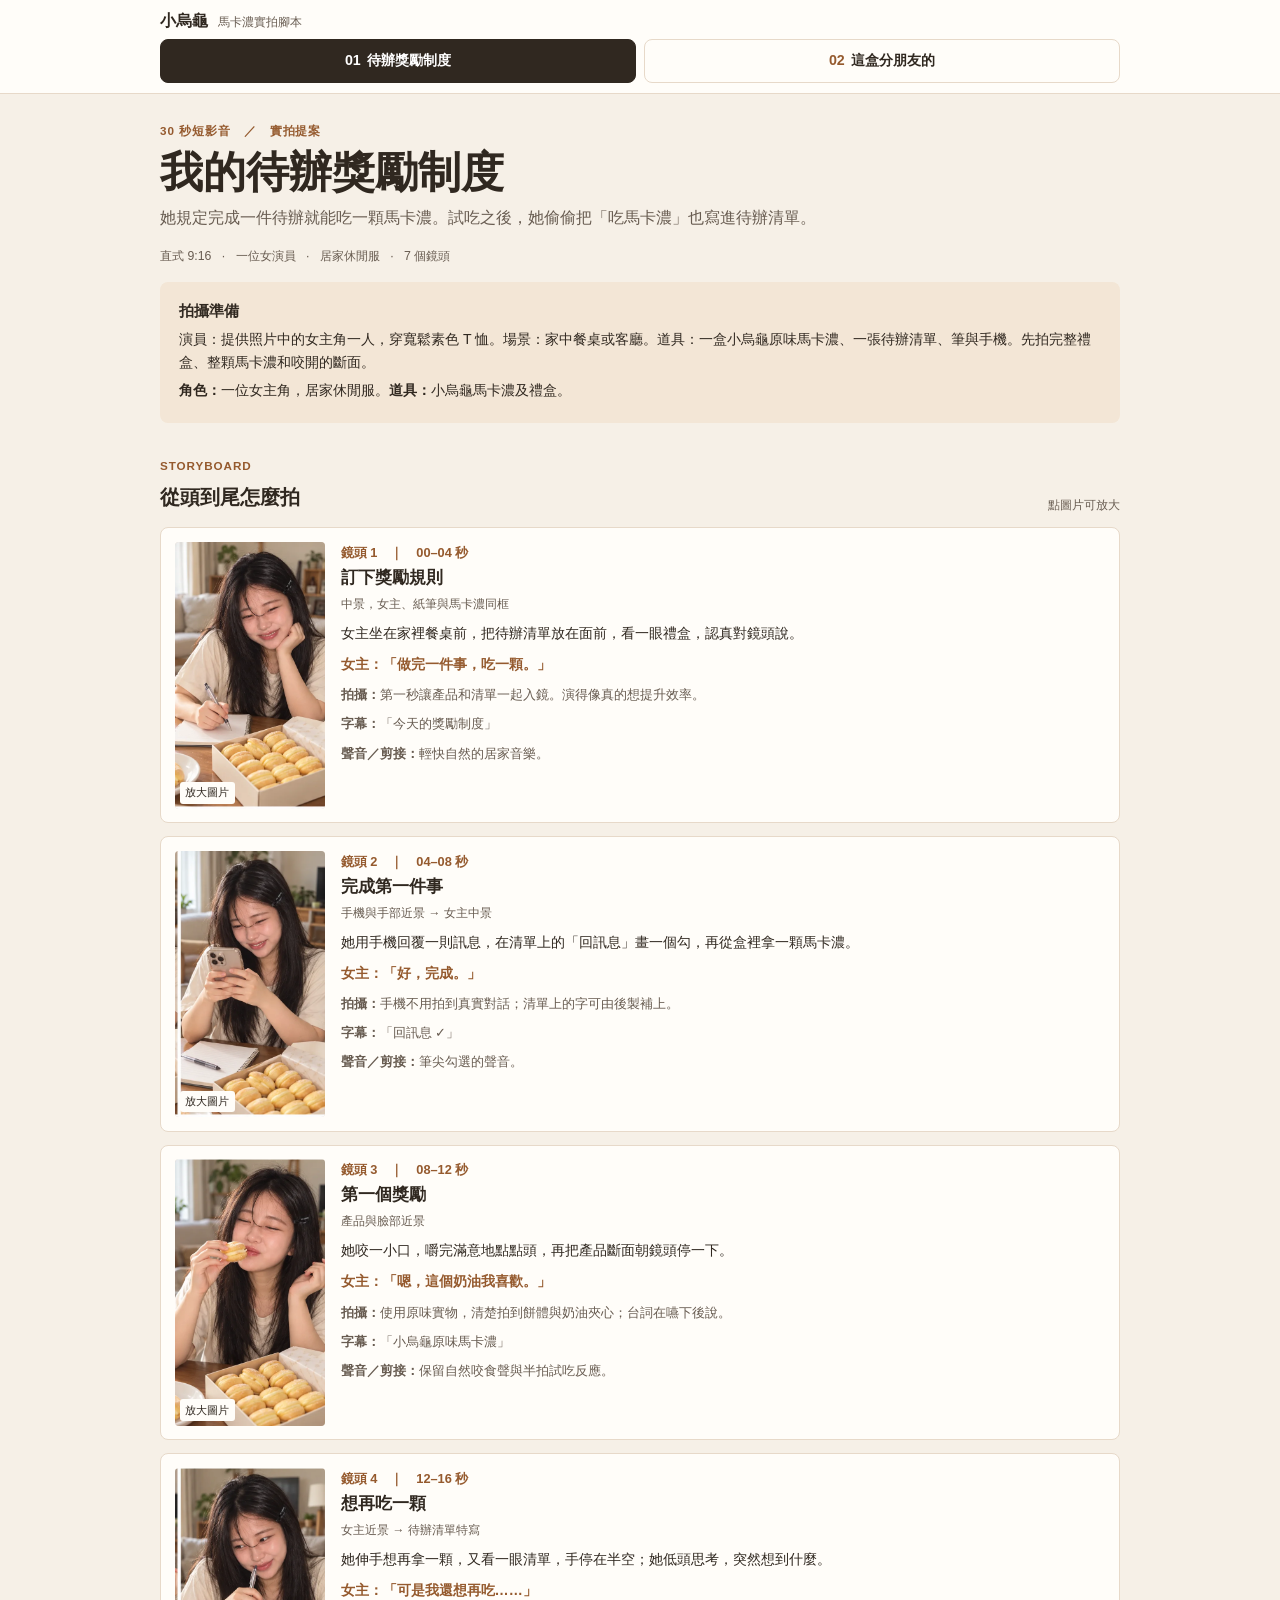
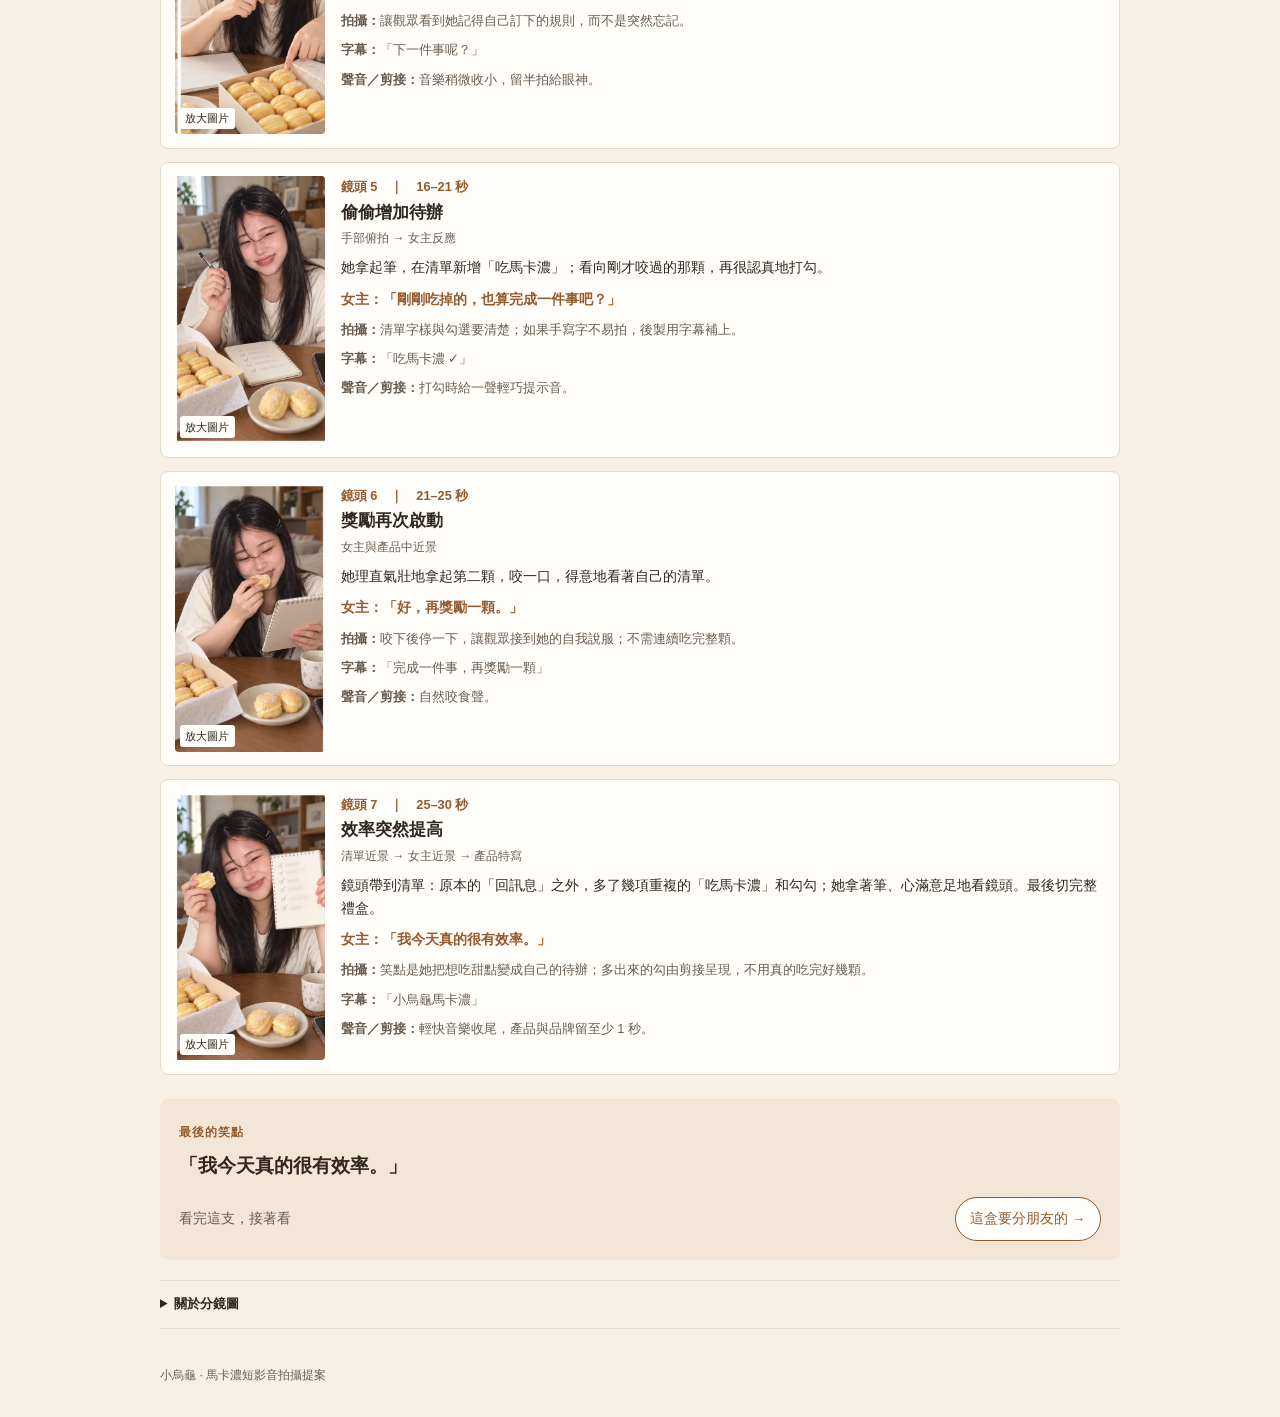
<file: index.html>
<!doctype html>
<html lang="zh-Hant"><head><meta charset="utf-8"><meta name="viewport" content="width=device-width, initial-scale=1"><meta name="theme-color" content="#f7f1e9"><meta name="description" content="小烏龜馬卡濃兩支實拍短影音分鏡與劇本。"><title>小烏龜｜兩支實拍腳本</title><link rel="stylesheet" href="tokens.css"><link rel="stylesheet" href="style.css"><style>button:focus-visible,a:focus-visible,summary:focus-visible{outline:3px solid var(--color-focus);outline-offset:3px}</style><script src="shoot-data.js?v=life1" defer></script><script src="app.js?v=life1" defer></script></head>
<body><header class="topbar"><div class="top-inner"><div class="brand"><strong>小烏龜</strong><span>馬卡濃實拍腳本</span></div><nav class="switcher" aria-label="切換影片"><button id="choose-01" type="button" aria-pressed="true"><span>01</span> 待辦獎勵制度</button><button id="choose-10" type="button" aria-pressed="false"><span>02</span> 這盒分朋友的</button></nav></div></header>
<main class="page" id="top"><section class="story-header"><div class="eyebrow">30 秒短影音　／　實拍提案</div><h1 id="title"></h1><p class="logline" id="logline"></p><div class="meta"><span>直式 9:16</span><span>一位女演員</span><span>居家休閒服</span><span>7 個鏡頭</span></div></section>
<section class="setup" aria-labelledby="setup-title"><h2 id="setup-title">拍攝準備</h2><p id="setup"></p><p><strong>角色：</strong>一位女主角，居家休閒服。<strong>道具：</strong>小烏龜馬卡濃及禮盒。</p></section>
<section class="storyboard" aria-labelledby="storyboard-title"><div class="section-head"><div><span class="eyebrow">STORYBOARD</span><h2 id="storyboard-title">從頭到尾怎麼拍</h2></div><span class="hint">點圖片可放大</span></div><div id="shots" class="shots"></div></section>
<section class="finish"><span class="eyebrow">最後的笑點</span><p id="ending"></p><div class="next"><span>看完這支，接著看</span><button type="button" id="switch-bottom">切換影片</button></div></section>
<details class="notes"><summary>關於分鏡圖</summary><p>圖片由 ImageGen 參考提供的女主角照片、小烏龜馬卡濃與禮盒實拍生成，女演員與商品在同一張圖中生成；人物相貌、產品形狀、包裝、產品數量及鏡位仍可能與照片、劇本或實物不同，實拍時以實際商品與劇本為準。</p></details>
<footer>小烏龜 · 馬卡濃短影音拍攝提案</footer></main>
<dialog id="image-dialog" aria-label="放大分鏡圖片"><div class="modal-header"><strong id="modal-title"></strong><button id="close-dialog" type="button" aria-label="關閉放大圖片">關閉 ✕</button></div><div id="modal-image" class="modal-image" role="img"></div><p>AI 生成示意，產品以實物為準。</p></dialog>
<noscript><p>請開啟 JavaScript 以查看兩支拍攝腳本。</p></noscript></body></html>
</file>
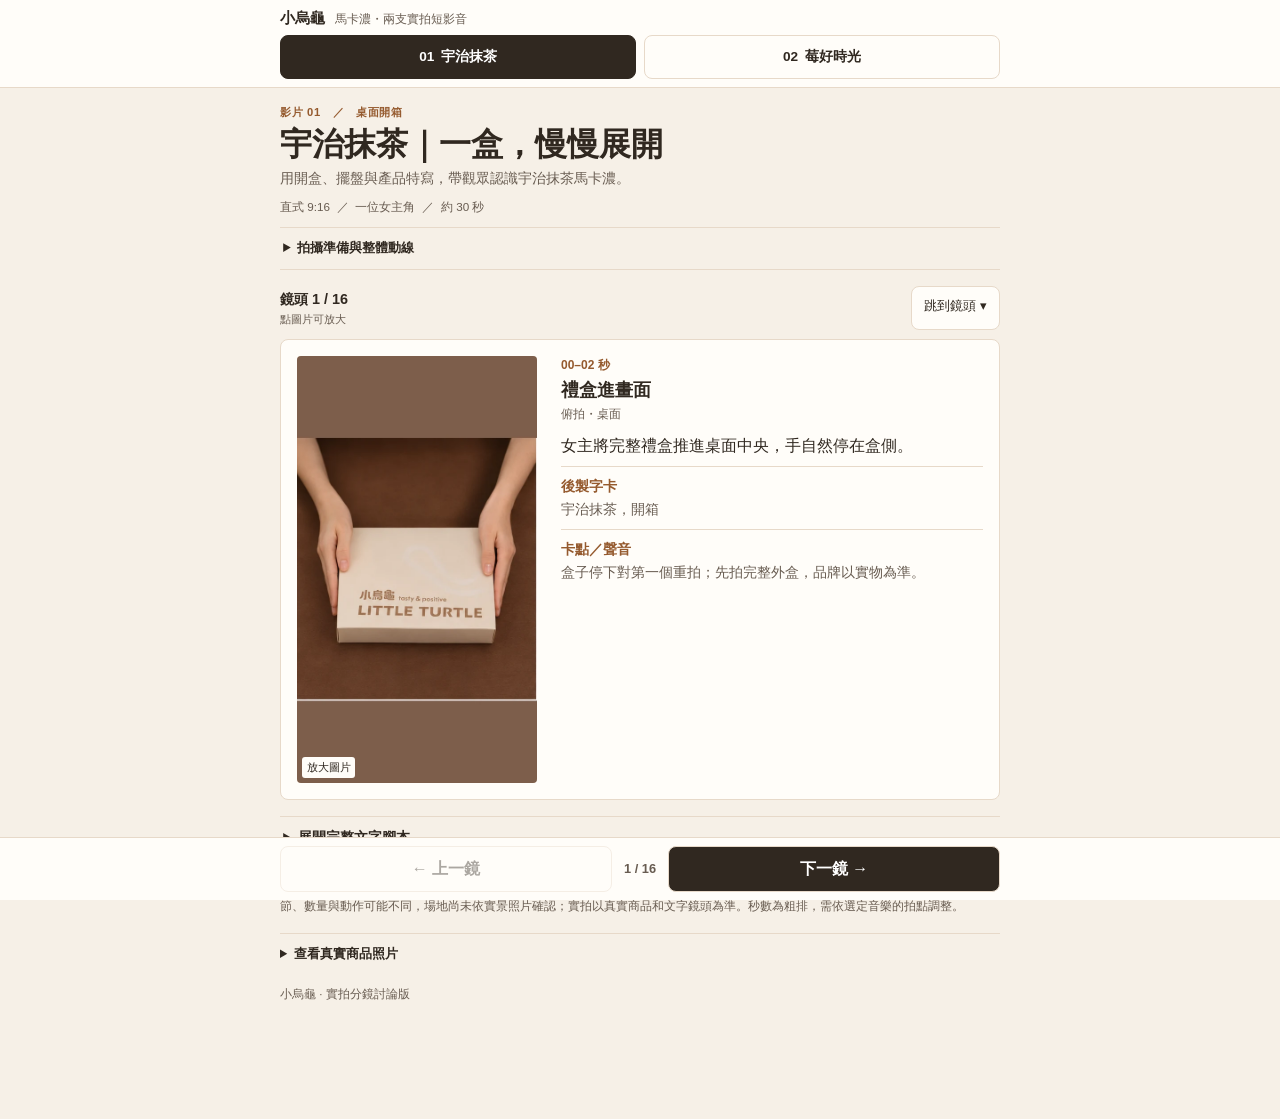
<file: stories-v2.html>
<!doctype html><html lang="zh-Hant"><head><meta charset="utf-8"><meta name="viewport" content="width=device-width, initial-scale=1, viewport-fit=cover"><meta name="theme-color" content="#f6f0e7"><meta name="description" content="兩支小烏龜馬卡濃實拍短影音分鏡"><title>小烏龜｜兩支實拍分鏡</title><link rel="stylesheet" href="tokens.css"><link rel="stylesheet" href="stories-v2.css?v=1"><style>button:focus-visible,summary:focus-visible{outline:3px solid var(--color-focus);outline-offset:2px}</style><script defer src="stories-v2-data.js?v=flavors1"></script><script defer src="stories-v2.js?v=flavors1"></script></head><body><header class="bar"><div class="wrap"><div class="brand"><strong>小烏龜</strong><span>馬卡濃・兩支實拍短影音</span></div><nav class="films" aria-label="切換影片"><button id="film-a" type="button"><span>01</span> 宇治抹茶</button><button id="film-b" type="button"><span>02</span> 莓好時光</button></nav></div></header><main class="wrap main"><div class="hero"><div class="kicker" id="kind"></div><h1 id="title"></h1><p id="desc"></p><div class="tags">直式 9:16 <i>／</i> 一位女主角 <i>／</i> 約 30 秒</div></div><details class="prep"><summary>拍攝準備與整體動線</summary><p id="setup"></p><p id="flow"></p></details><div class="jump-row"><div><strong id="shotcount" aria-live="polite"></strong><span>點圖片可放大</span></div><details id="jump"><summary>跳到鏡頭 ▾</summary><div id="grid" class="grid" aria-label="選擇鏡頭"></div></details></div><article class="shot" id="shot"><button class="picture-button" id="zoom" type="button" aria-label="放大分鏡圖"><span id="picture" class="picture"></span><span class="enlarge">放大圖片</span></button><div class="copy"><div class="clock" id="time"></div><h2 id="name"></h2><p class="camera" id="camera"></p><p id="action"></p><p class="beat"><strong>後製字卡</strong><br><span id="card" style="white-space:pre-line"></span></p><p class="beat"><strong>卡點／聲音</strong><br><span id="beat"></span></p></div></article><details class="fullscript"><summary>展開完整文字腳本</summary><div id="allshots"></div></details><div class="fineprint"><strong>圖是 AI 分鏡示意</strong>：女主角和商品依照照片參考生成，分鏡圖沿用既有示意，圖中口味與實際拍攝口味可能不同；場地、產品與包裝細節、數量與動作可能不同，場地尚未依實景照片確認；實拍以真實商品和文字鏡頭為準。秒數為粗排，需依選定音樂的拍點調整。</div><details class="reference"><summary>查看真實商品照片</summary><img data-src="assets/duo-product-reference.jpg" alt="小烏龜馬卡濃禮盒與產品實拍照片"><p>商品照片供比對使用；上方分鏡仍是 AI 生成。</p></details><footer>小烏龜 · 實拍分鏡討論版</footer></main><nav class="stepbar" aria-label="切換鏡頭"><div class="stepinner"><button id="prev" type="button">← 上一鏡</button><span id="step"></span><button id="next" type="button">下一鏡 →</button></div></nav><dialog id="dialog" aria-label="放大分鏡圖片"><div class="modal-head"><strong id="modal-title"></strong><button id="close" type="button">關閉 ✕</button></div><div class="modal-picture" id="modal-picture" role="img"></div><p>AI 示意，實際拍攝以實物為準。</p></dialog><noscript>請開啟 JavaScript 查看分鏡。</noscript></body></html>
</file>
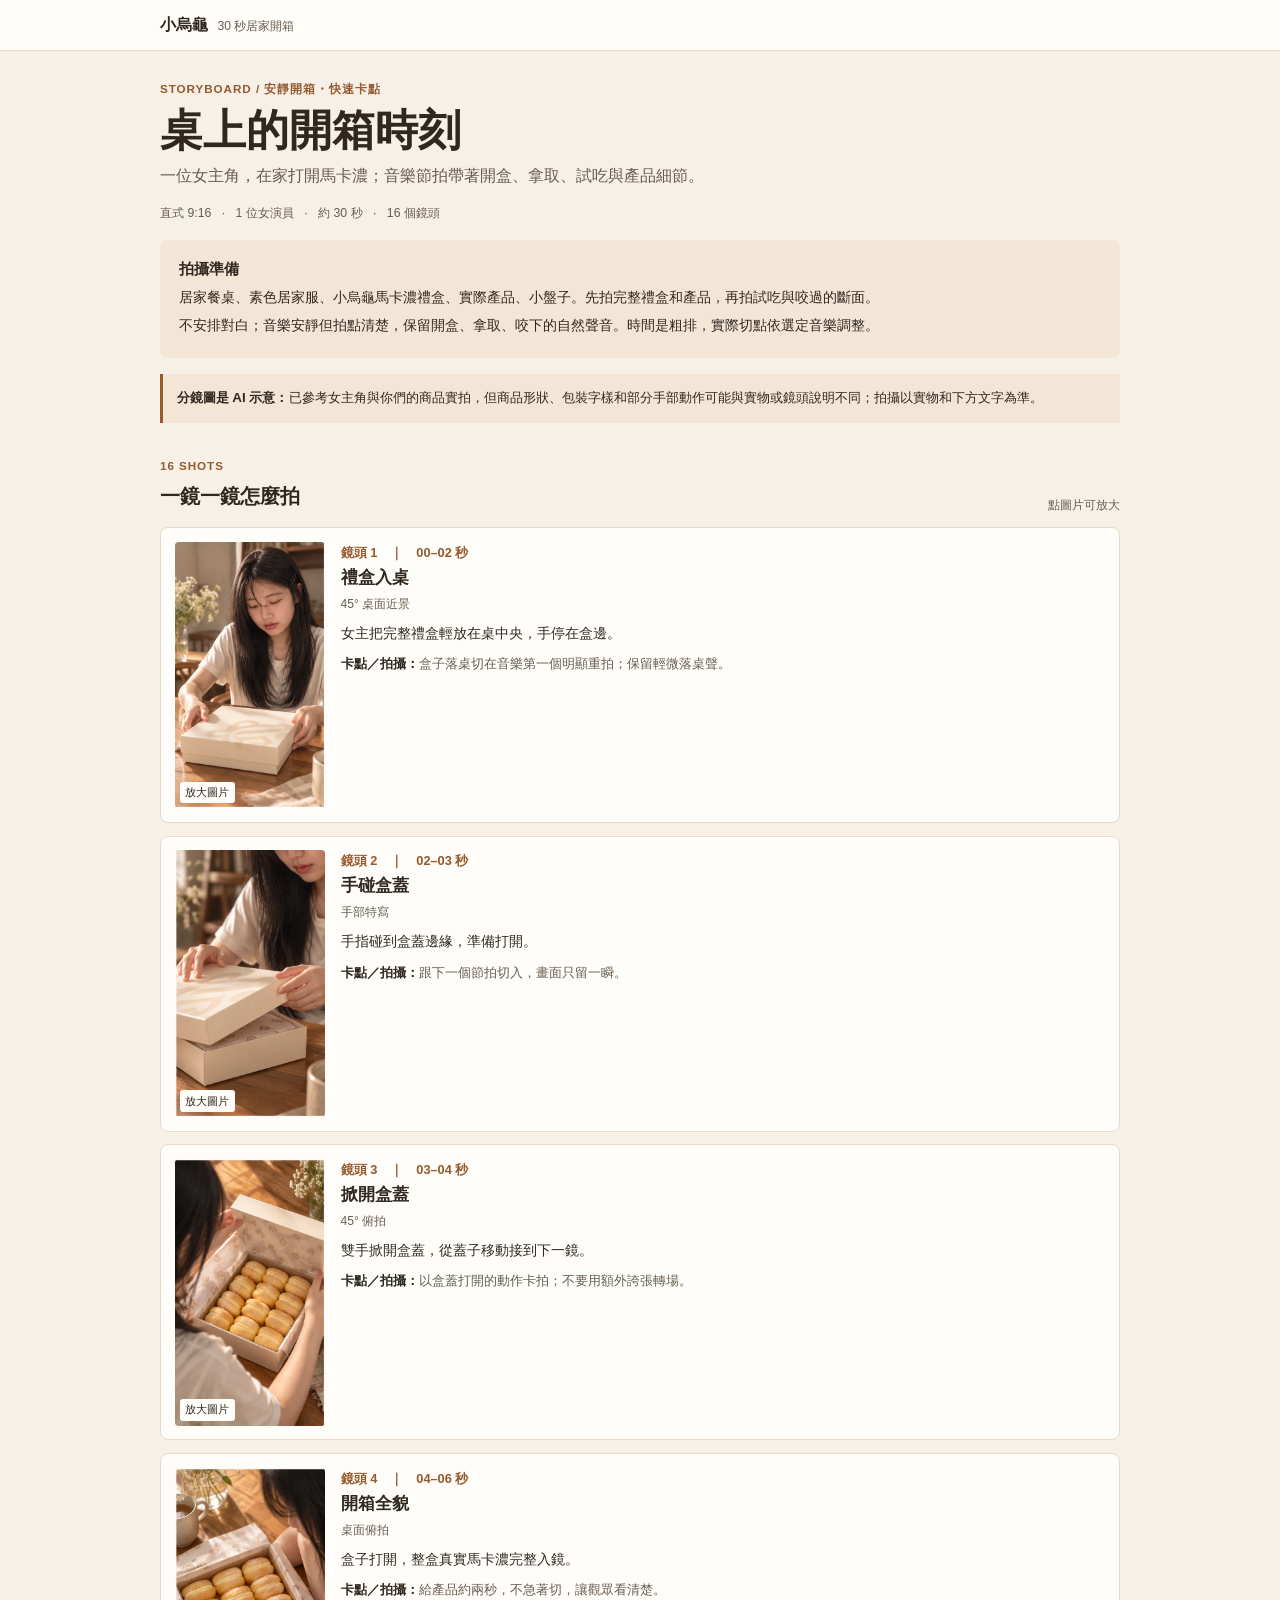
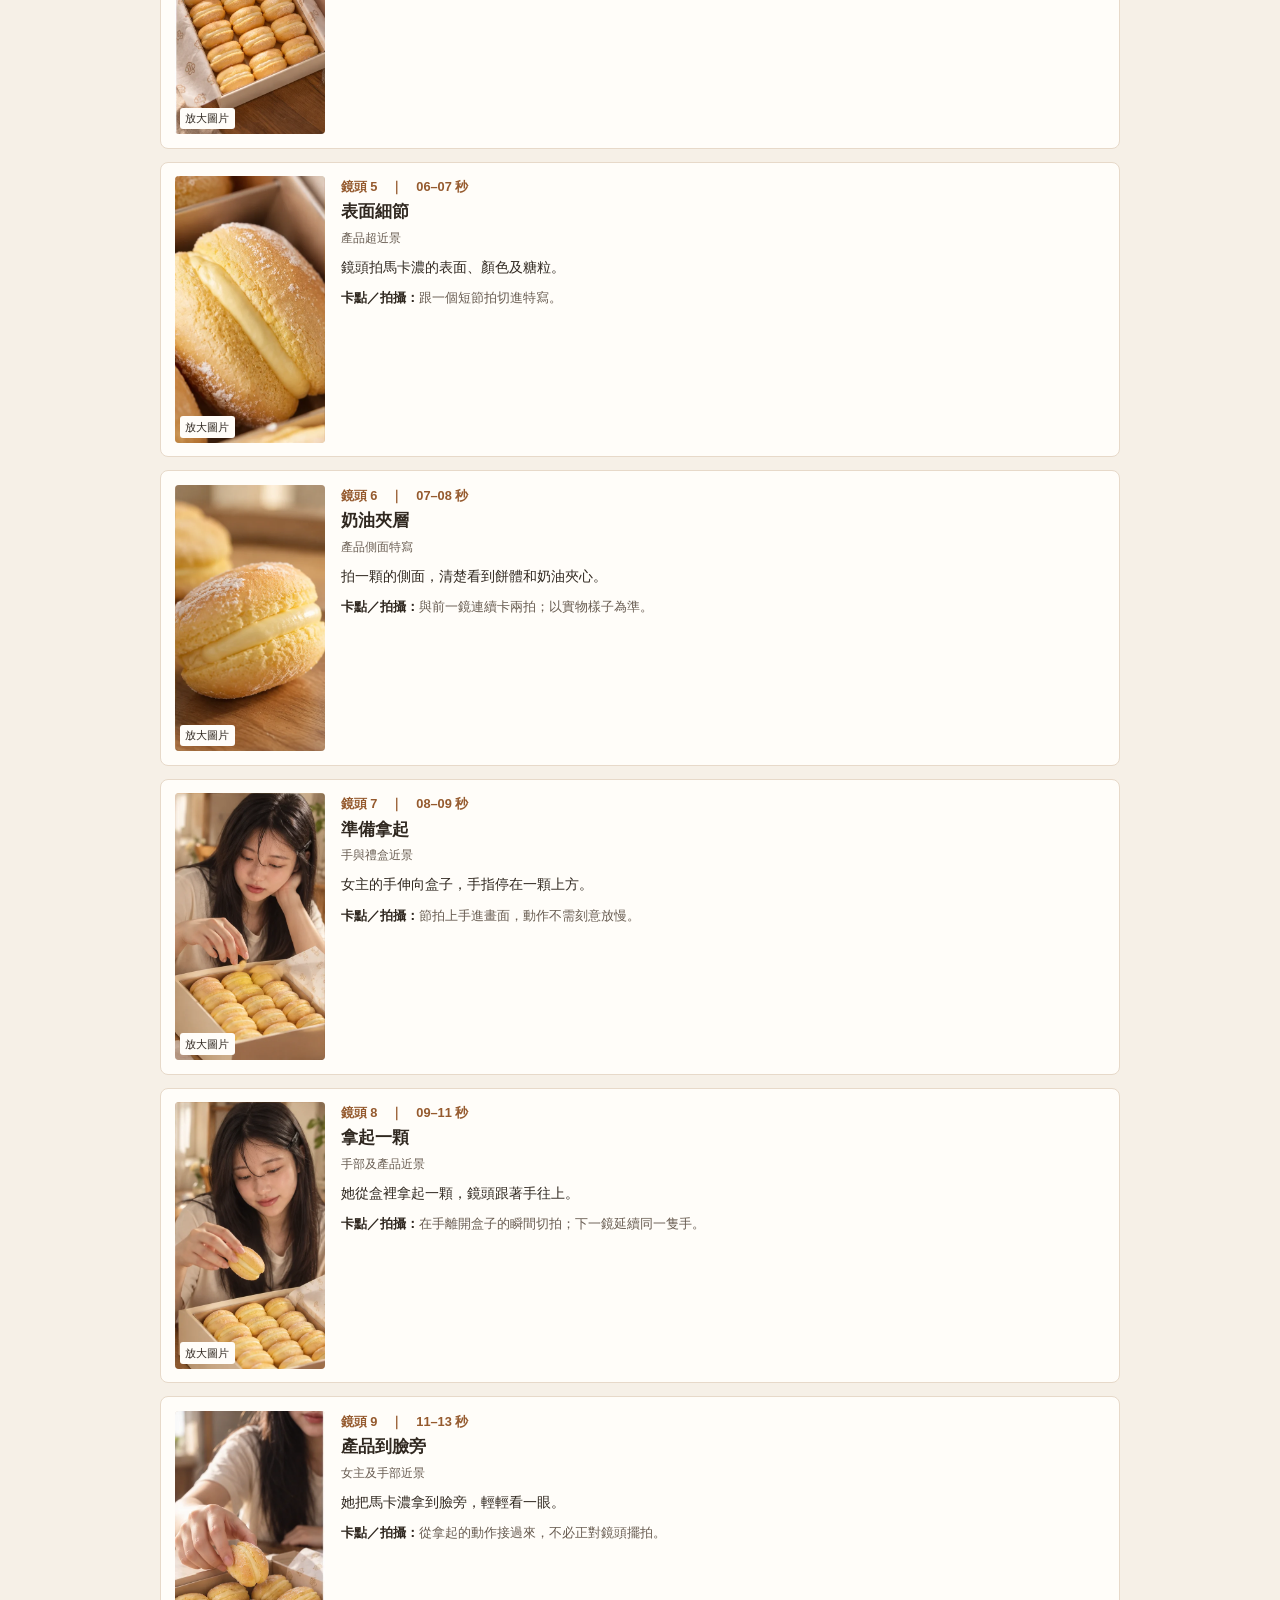
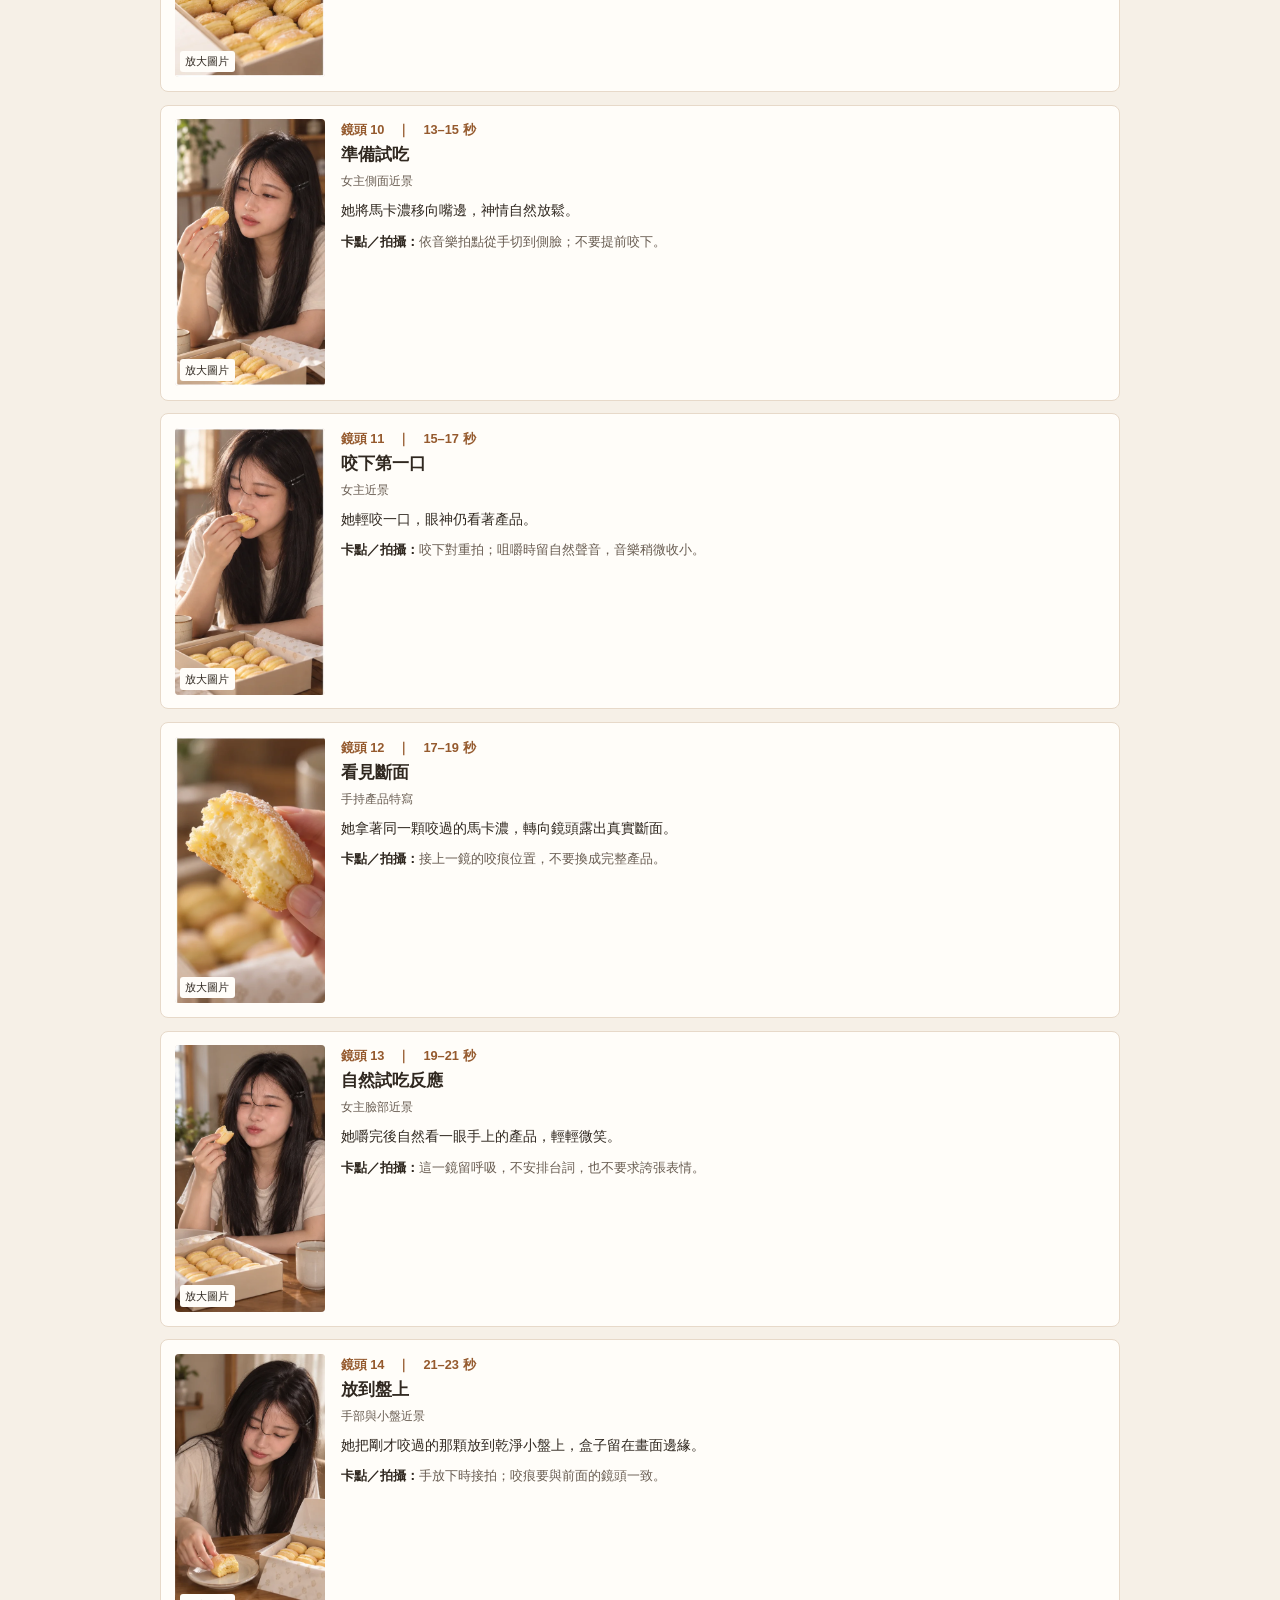
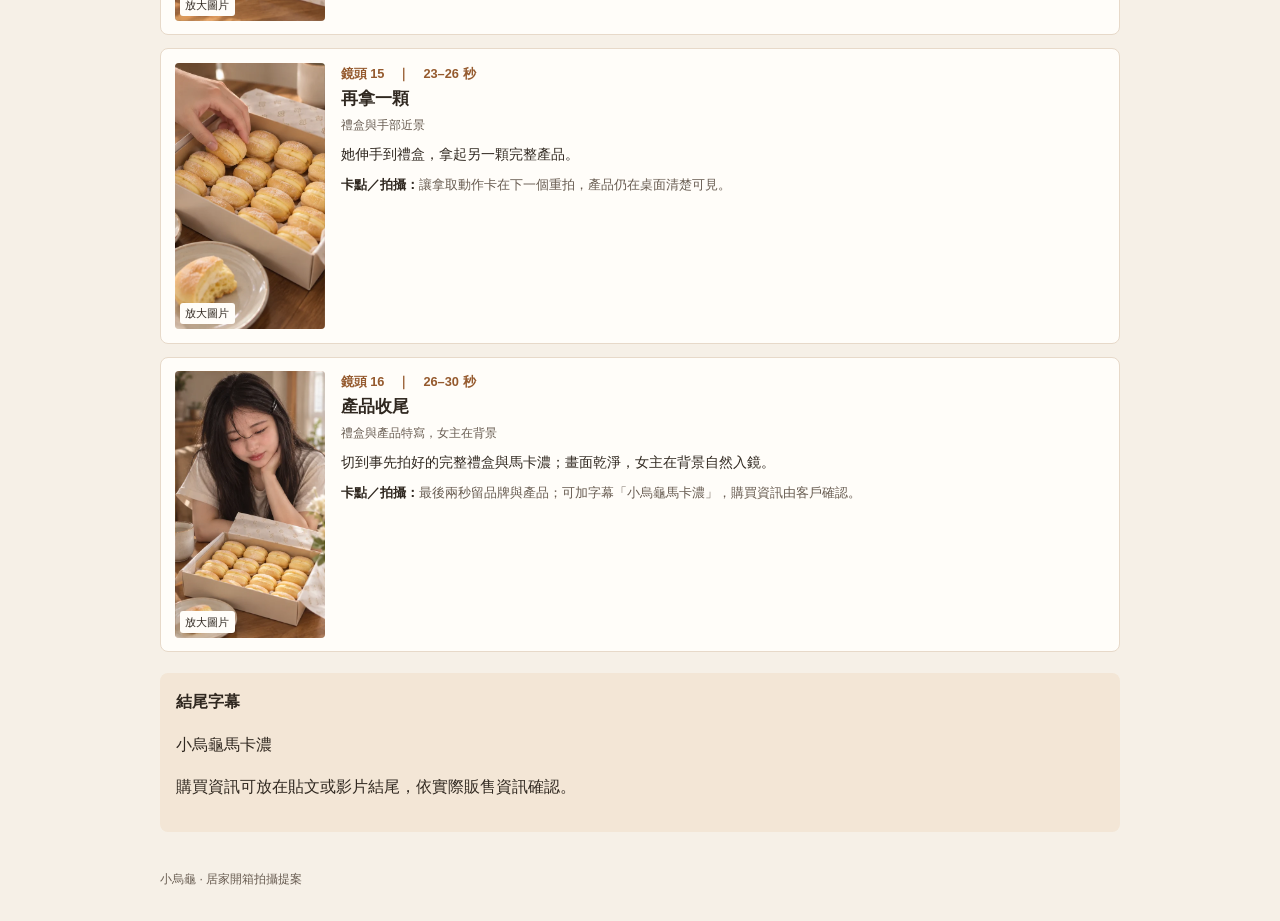
<file: unboxing.html>
<!doctype html><html lang="zh-Hant"><head><meta charset="utf-8"><meta name="viewport" content="width=device-width, initial-scale=1"><meta name="theme-color" content="#f7f1e9"><meta name="description" content="小烏龜馬卡濃居家開箱 30 秒分鏡"><title>小烏龜｜安靜開箱卡點分鏡</title><link rel="stylesheet" href="tokens.css"><link rel="stylesheet" href="style.css"><style>.top-inner{padding:.75rem 0}.top-inner strong{font-size:1rem}.top-inner span{font-size:.76rem;color:var(--color-muted);margin-left:.6rem}.notice{border-left:3px solid var(--color-accent);padding:.65rem .85rem;margin-top:1rem;background:var(--color-soft);font-size:.84rem}.notice p{margin:.2rem 0}.shot-copy .note strong{color:var(--color-ink)}.endcard{margin:1.3rem 0;padding:1rem;background:var(--color-soft);border-radius:var(--radius-sm)}button:focus-visible{outline:3px solid var(--color-focus);outline-offset:3px}</style><script src="unboxing.js?v=1" defer></script></head><body><header class="topbar"><div class="top-inner"><strong>小烏龜</strong><span>30 秒居家開箱</span></div></header><main class="page"><section class="story-header"><div class="eyebrow">STORYBOARD / 安靜開箱・快速卡點</div><h1>桌上的開箱時刻</h1><p class="logline">一位女主角，在家打開馬卡濃；音樂節拍帶著開盒、拿取、試吃與產品細節。</p><div class="meta"><span>直式 9:16</span><span>1 位女演員</span><span>約 30 秒</span><span>16 個鏡頭</span></div></section><section class="setup"><h2>拍攝準備</h2><p>居家餐桌、素色居家服、小烏龜馬卡濃禮盒、實際產品、小盤子。先拍完整禮盒和產品，再拍試吃與咬過的斷面。</p><p>不安排對白；音樂安靜但拍點清楚，保留開盒、拿取、咬下的自然聲音。時間是粗排，實際切點依選定音樂調整。</p></section><div class="notice"><p><strong>分鏡圖是 AI 示意：</strong>已參考女主角與你們的商品實拍，但商品形狀、包裝字樣和部分手部動作可能與實物或鏡頭說明不同；拍攝以實物和下方文字為準。</p></div><section class="storyboard"><div class="section-head"><div><span class="eyebrow">16 SHOTS</span><h2>一鏡一鏡怎麼拍</h2></div><span class="hint">點圖片可放大</span></div><div class="shots" id="shots"></div></section><section class="endcard"><strong>結尾字幕</strong><p>小烏龜馬卡濃</p><p>購買資訊可放在貼文或影片結尾，依實際販售資訊確認。</p></section><footer>小烏龜 · 居家開箱拍攝提案</footer></main><dialog id="image-dialog" aria-label="放大分鏡圖片"><div class="modal-header"><strong id="modal-title"></strong><button id="close-dialog" type="button" aria-label="關閉放大圖片">關閉 ✕</button></div><div id="modal-image" class="modal-image" role="img"></div><p>AI 生成示意，商品以實物為準。</p></dialog></body></html>
</file>
<file: tokens.css>
:root{--color-paper:#f6f0e7;--color-surface:#fffdf9;--color-ink:#302820;--color-muted:#685c51;--color-rule:#e7d9c9;--color-accent:#955a2e;--color-warm:#d99c5b;--color-soft:#f3e6d6;--color-green:#696b5b;--color-white:#fff;--color-shadow:rgba(63,42,23,.10);--color-focus:#6d3a19;--font-body:"Microsoft JhengHei","Heiti TC",sans-serif;--space-xs:.5rem;--space-sm:.75rem;--space-md:1rem;--space-lg:1.5rem;--space-xl:2rem;--space-2xl:3rem;--radius-sm:8px;--radius-pill:30px}
</file>
<file: style.css>
/* Hallmark · pre-emit critique: P4 H5 E4 S5 R5 V4 */
*,*::before,*::after{box-sizing:border-box}html,body{overflow-x:clip}html{scroll-behavior:smooth}body{margin:0;background:var(--color-paper);color:var(--color-ink);font-family:var(--font-body);line-height:1.65}button{font:inherit;cursor:pointer;touch-action:manipulation}.topbar{position:sticky;top:0;z-index:5;background:var(--color-surface);border-bottom:1px solid var(--color-rule)}.top-inner,.page{width:min(100% - 2rem,960px);margin:auto}.brand{display:flex;align-items:baseline;gap:.6rem;padding:.5rem 0 .3rem}.brand strong{font-size:1rem}.brand span{font-size:.75rem;color:var(--color-muted)}.switcher{display:grid;grid-template-columns:repeat(2,minmax(0,1fr));gap:.5rem;padding-bottom:.6rem}.switcher button{min-height:44px;border:1px solid var(--color-rule);background:var(--color-surface);color:var(--color-ink);border-radius:var(--radius-sm);font-size:.89rem;font-weight:700;white-space:nowrap}.switcher button span{color:var(--color-accent);margin-right:.15rem}.switcher button[aria-pressed=true]{background:var(--color-ink);color:var(--color-white);border-color:var(--color-ink)}.switcher button[aria-pressed=true] span{color:var(--color-white)}.story-header{padding:1.7rem 0 1rem}.eyebrow{color:var(--color-accent);font-size:.73rem;font-weight:700;letter-spacing:.08em}h1,h2,h3{overflow-wrap:anywhere;font-style:normal}h1{font-size:clamp(1.8rem,6vw,2.7rem);line-height:1.25;margin:.3rem 0 .4rem}.logline{margin:0;color:var(--color-muted);font-size:.98rem}.meta{display:flex;gap:.65rem;flex-wrap:wrap;color:var(--color-muted);font-size:.77rem;margin-top:.9rem}.meta span:not(:last-child)::after{content:'·';margin-left:.65rem}.setup{background:var(--color-soft);padding:1rem 1.2rem;border-radius:var(--radius-sm);font-size:.88rem}.setup h2{font-size:.95rem;margin:0 0 .25rem}.setup p{margin:.3rem 0}.section-head{display:flex;justify-content:space-between;align-items:end;margin:1.8rem 0 .7rem}.section-head h2{font-size:1.25rem;margin:.15rem 0}.hint{color:var(--color-muted);font-size:.75rem}.shots{display:grid;gap:.8rem}.shot{background:var(--color-surface);border:1px solid var(--color-rule);border-radius:var(--radius-sm);padding:.85rem;display:grid;grid-template-columns:150px minmax(0,1fr);gap:1rem;align-items:start}.preview{padding:0;border:0;background:var(--color-rule);width:100%;aspect-ratio:9/16;position:relative;overflow:hidden;border-radius:4px}.shot-picture,.modal-image{background-size:200% 200%;background-repeat:no-repeat}.shot-picture{width:100%;height:100%}.zoom{position:absolute;bottom:5px;left:5px;background:var(--color-surface);color:var(--color-ink);font-size:.7rem;padding:.1rem .35rem;border-radius:3px}.shot-copy{min-width:0}.shot-time{color:var(--color-accent);font-weight:800;font-size:.8rem}.shot h3{font-size:1.06rem;line-height:1.35;margin:.25rem 0}.camera{font-size:.76rem;color:var(--color-muted);margin:0 0 .45rem}.action,.line,.note{font-size:.88rem;line-height:1.65;margin:.5rem 0}.line{color:var(--color-accent);font-weight:700}.note{color:var(--color-muted);font-size:.8rem}.finish{margin-top:1.5rem;padding:1.2rem;background:var(--color-soft);border-radius:var(--radius-sm)}.finish>p{font-size:1.18rem;font-weight:800;margin:.35rem 0 1rem}.next{display:flex;align-items:center;justify-content:space-between;gap:.5rem;font-size:.85rem;color:var(--color-muted)}.next button,.modal-header button{border:1px solid var(--color-accent);border-radius:var(--radius-pill);background:var(--color-surface);color:var(--color-accent);min-height:44px;padding:.5rem .9rem;white-space:nowrap}.notes{margin:1.2rem 0;border-top:1px solid var(--color-rule);border-bottom:1px solid var(--color-rule);font-size:.84rem;color:var(--color-muted)}summary{padding:.8rem 0;cursor:pointer;font-weight:700;color:var(--color-ink)}footer{padding:1rem 0 2rem;color:var(--color-muted);font-size:.76rem}dialog{width:min(94vw,500px);max-height:94vh;border:0;border-radius:var(--radius-sm);background:var(--color-surface);color:var(--color-ink);padding:1rem;box-shadow:0 12px 60px var(--color-shadow)}dialog::backdrop{background:rgba(0,0,0,.7)}.modal-header{display:flex;align-items:center;justify-content:space-between;gap:.5rem;margin-bottom:.5rem}.modal-image{height:min(70vh,640px);aspect-ratio:9/16;margin:auto}.modal-header button{min-height:40px}dialog p{font-size:.75rem;color:var(--color-muted);margin:.5rem 0 0;text-align:center}@media(max-width:520px){.top-inner,.page{width:min(100% - 1.25rem,960px)}.switcher button{font-size:.8rem}.shot{grid-template-columns:108px minmax(0,1fr);gap:.75rem;padding:.65rem}.shot h3{font-size:.98rem}.action,.line{font-size:.85rem}.note{font-size:.76rem}.section-head h2{font-size:1.15rem}}@media(max-width:340px){.shot{grid-template-columns:92px minmax(0,1fr)}.switcher button{font-size:.74rem}.shot .action,.shot .line{font-size:.82rem}}@media(prefers-reduced-motion:reduce){html{scroll-behavior:auto}}
</file>
<file: stories-v2.css>
/* Hallmark · pre-emit critique: P4 H5 E4 S5 R5 V4 */
*,*::before,*::after{box-sizing:border-box}html,body{margin:0;overflow-x:clip}body{background:var(--color-paper);color:var(--color-ink);font-family:var(--font-body);line-height:1.55}button,summary{font:inherit;cursor:pointer;touch-action:manipulation}button:focus-visible,summary:focus-visible{outline:3px solid var(--color-focus);outline-offset:2px}.wrap{width:min(100% - 1.25rem,720px);margin-inline:auto}.bar{position:sticky;top:0;z-index:5;background:var(--color-surface);border-bottom:1px solid var(--color-rule)}.brand{display:flex;align-items:baseline;gap:.6rem;padding:.4rem 0 .3rem}.brand strong{font-size:.95rem}.brand span{color:var(--color-muted);font-size:.73rem}.films{display:grid;grid-template-columns:repeat(2,minmax(0,1fr));gap:.45rem;padding-bottom:.5rem}.films button{border:1px solid var(--color-rule);border-radius:var(--radius-sm);background:var(--color-surface);color:var(--color-ink);min-height:44px;font-size:.85rem;font-weight:700;white-space:nowrap;padding:.4rem .15rem}.films button[aria-pressed=true]{background:var(--color-ink);border-color:var(--color-ink);color:var(--color-white)}.films button span{margin-right:.18rem}.main{padding-bottom:100px}.hero{padding:1rem 0 .65rem}.kicker{font-size:.7rem;color:var(--color-accent);font-weight:800;letter-spacing:.06em}h1,h2{font-style:normal;overflow-wrap:anywhere;min-width:0}h1{font-size:clamp(1.55rem,5vw,2rem);line-height:1.25;margin:.2rem 0}.hero p{font-size:.88rem;color:var(--color-muted);margin:.25rem 0}.tags{color:var(--color-muted);font-size:.73rem;margin-top:.5rem}.tags i{font-style:normal;margin:0 .22rem}.prep{border-block:1px solid var(--color-rule);font-size:.84rem}.prep summary{font-weight:700;padding:.65rem .2rem}.prep p{margin:.2rem .2rem .7rem;color:var(--color-muted)}.jump-row{display:flex;justify-content:space-between;align-items:center;gap:.5rem;margin:1rem 0 .55rem}.jump-row>div{display:flex;flex-direction:column}.jump-row strong{font-size:.9rem}.jump-row span{font-size:.71rem;color:var(--color-muted)}#jump{position:relative}#jump summary{display:block;list-style:none;white-space:nowrap;border:1px solid var(--color-rule);border-radius:var(--radius-sm);padding:.55rem .75rem;background:var(--color-surface);font-size:.8rem;min-height:44px}#jump summary::-webkit-details-marker{display:none}.grid{position:absolute;right:0;top:calc(100% + 4px);z-index:4;width:min(82vw,300px);display:grid;grid-template-columns:repeat(4,minmax(0,1fr));gap:.35rem;padding:.6rem;background:var(--color-surface);border:1px solid var(--color-rule);border-radius:var(--radius-sm);box-shadow:0 4px 18px var(--color-shadow)}.grid button{min-height:44px;border:1px solid var(--color-rule);border-radius:var(--radius-sm);background:var(--color-paper);color:var(--color-ink)}.grid button[aria-current=true]{background:var(--color-ink);color:var(--color-white)}.shot{display:grid;grid-template-columns:minmax(110px,42%) minmax(0,1fr);gap:.85rem;align-items:start;padding:.75rem;background:var(--color-surface);border:1px solid var(--color-rule);border-radius:var(--radius-sm)}.picture-button{position:relative;padding:0;border:0;border-radius:4px;overflow:hidden;aspect-ratio:9/16;width:100%;background:var(--color-soft)}.picture,.modal-picture{background-size:200% 200%;background-repeat:no-repeat;display:block}.picture{width:100%;height:100%}.enlarge{position:absolute;bottom:.3rem;left:.3rem;font-size:.68rem;background:var(--color-surface);color:var(--color-ink);padding:.12rem .3rem;border-radius:3px}.copy{min-width:0}.clock{font-size:.75rem;font-weight:800;color:var(--color-accent)}h2{font-size:1.1rem;line-height:1.3;margin:.25rem 0}.camera{font-size:.75rem!important;color:var(--color-muted);margin:.2rem 0 .5rem!important}.copy p{font-size:.9rem;margin:.5rem 0;line-height:1.6}.beat{font-size:.81rem!important;color:var(--color-muted);border-top:1px solid var(--color-rule);padding-top:.5rem}.beat strong{color:var(--color-accent)}.fineprint{margin:1rem 0;color:var(--color-muted);font-size:.76rem;line-height:1.6}.fineprint strong{color:var(--color-ink)}footer{font-size:.72rem;color:var(--color-muted);padding:.5rem 0 1rem}.stepbar{position:fixed;bottom:0;left:0;right:0;z-index:6;background:var(--color-surface);border-top:1px solid var(--color-rule);padding:.5rem .6rem calc(.5rem + env(safe-area-inset-bottom))}.stepinner{width:min(100%,720px);margin:auto;display:grid;grid-template-columns:1fr auto 1fr;gap:.75rem;align-items:center}.stepbar button{min-height:46px;border-radius:var(--radius-sm);border:1px solid var(--color-rule);background:var(--color-surface);color:var(--color-ink);font-weight:700;white-space:nowrap}.stepbar button:last-child{background:var(--color-ink);color:var(--color-white)}.stepbar button:disabled{opacity:.4}.stepbar span{font-size:.8rem;font-weight:700;color:var(--color-muted)}dialog{width:min(94vw,500px);max-height:94vh;border:0;border-radius:var(--radius-sm);padding:1rem;background:var(--color-surface);color:var(--color-ink)}dialog::backdrop{background:var(--color-ink);opacity:.85}.modal-head{display:flex;justify-content:space-between;align-items:center;gap:1rem}.modal-head button{min-height:44px;padding:.4rem .8rem;background:var(--color-surface);border:1px solid var(--color-rule);border-radius:var(--radius-sm)}.modal-picture{height:min(70vh,640px);aspect-ratio:9/16;margin:.5rem auto 0}dialog p{text-align:center;color:var(--color-muted);font-size:.75rem}@media(max-width:340px){.films button{font-size:.75rem}.shot{grid-template-columns:minmax(105px,40%) minmax(0,1fr);gap:.6rem;padding:.6rem}.copy p{font-size:.85rem}.beat{font-size:.77rem!important}}@media(min-width:700px){.shot{grid-template-columns:240px minmax(0,1fr);gap:1.5rem;padding:1rem}.copy p{font-size:1rem}.beat{font-size:.9rem!important}}

.fullscript{margin-top:1rem;border-block:1px solid var(--color-rule)}.fullscript summary{min-height:44px;padding:.65rem .2rem;font-size:.85rem;font-weight:700}.fullscript .fullitem{padding:.7rem .2rem;border-top:1px solid var(--color-rule);font-size:.85rem}.fullitem strong{color:var(--color-accent)}.fullitem p{margin:.25rem 0;color:var(--color-muted)}

.reference{border-top:1px solid var(--color-rule);font-size:.8rem}.reference summary{padding:.65rem 0;min-height:44px;font-weight:700}.reference img{display:block;width:100%;height:auto}.reference p{font-size:.75rem;color:var(--color-muted)}
</file>
